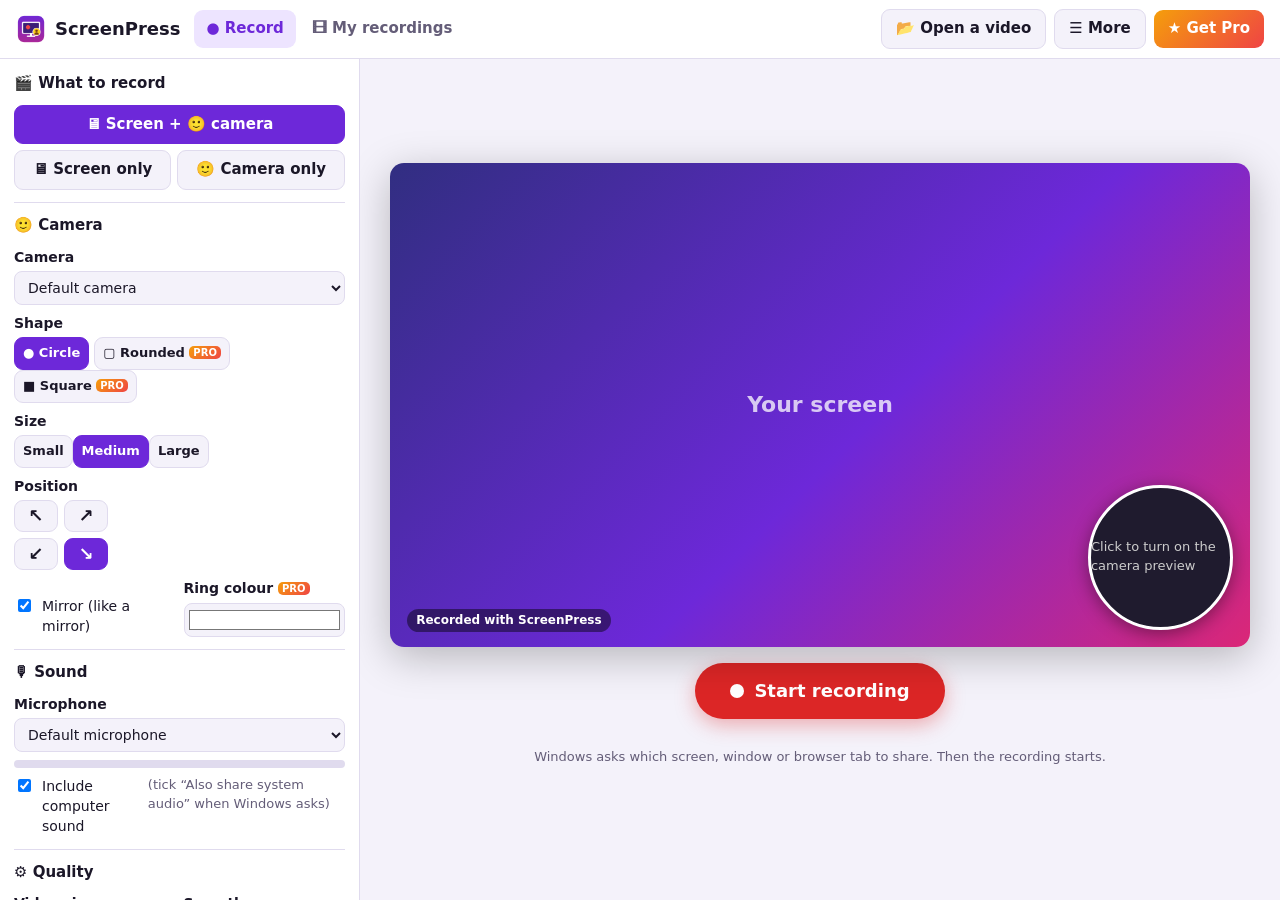
<file: index.html>
<!doctype html>
<html lang="en">
<head>
  <meta charset="utf-8">
  <meta name="viewport" content="width=device-width, initial-scale=1">
  <title>ScreenPress – Screen Recorder with Webcam</title>
  <meta name="description" content="Record your screen with your webcam in a bubble, your microphone and computer sound. Trim, cut and save MP4 or WebM videos. Works offline, no account, no subscription.">
  <meta name="theme-color" content="#6d28d9">
  <link rel="manifest" href="manifest.json">
  <link rel="icon" href="icon-192.png">
  <link rel="stylesheet" href="style.css">
</head>
<body>
  <header class="topbar">
    <div class="brand"><img src="icon-192.png" alt="" width="30" height="30"><span>ScreenPress</span></div>
    <nav class="tabs" role="tablist">
      <button id="tabRec" class="tab on" role="tab">● Record</button>
      <button id="tabLib" class="tab" role="tab">🎞 My recordings <span id="libCount" class="badge"></span></button>
      <button id="tabEdit" class="tab" role="tab" hidden>✂ Edit</button>
      <button id="tabNotes" class="tab" role="tab" hidden>📝 Meeting notes</button>
    </nav>
    <span class="spacer"></span>
    <div class="top-btns">
      <button id="importBtn" class="tb" title="Open a video file to trim and cut">📂 Open a video</button>
      <button id="moreBtn" class="tb">☰ More</button>
      <button id="proBtn" class="pro-btn">★ Get Pro</button>
    </div>
    <div id="menu" class="menu" hidden>
      <a href="help.html" target="_blank" rel="noopener">❓ How to use ScreenPress</a>
      <a href="mailto:thequan03072002@gmail.com?subject=ScreenPress%20feedback">✉ Feedback &amp; support</a>
      <hr>
      <a href="https://apps.microsoft.com/detail/9P8M0CKNNJPM" target="_blank" rel="noopener">More apps: CaptionPress – automatic subtitles for your videos</a>
      <a href="https://apps.microsoft.com/detail/9NDCRGD5QFJ4" target="_blank" rel="noopener">More apps: RecipePress family cookbook maker</a>
    </div>
    <input id="importIn" type="file" accept="video/*,.webm,.mp4,.mov,.mkv" hidden>
  </header>

  <main id="viewRec" class="layout">
    <aside class="left">
      <section class="tool">
        <h2>🎬 What to record</h2>
        <div class="seg" id="modeSeg">
          <button data-mode="both" class="on">🖥 Screen + 🙂 camera</button>
          <button data-mode="screen">🖥 Screen only</button>
          <button data-mode="cam">🙂 Camera only</button>
        </div>
      </section>
      <section class="tool" id="camTool">
        <h2>🙂 Camera</h2>
        <label class="field">Camera<select id="camSel"><option value="">Default camera</option></select></label>
        <div class="field" id="shapeField">Shape<div class="seg small-seg" id="shapeSeg">
          <button data-shape="circle" class="on">● Circle</button>
          <button data-shape="rounded">▢ Rounded <span class="pro-tag">PRO</span></button>
          <button data-shape="square">■ Square <span class="pro-tag">PRO</span></button>
        </div></div>
        <div class="field" id="sizeField">Size<div class="seg small-seg" id="sizeSeg">
          <button data-size="s">Small</button><button data-size="m" class="on">Medium</button><button data-size="l">Large</button>
        </div></div>
        <div class="field" id="cornerField">Position<div class="corners" id="cornerPick">
          <button data-c="tl" title="Top left">↖</button><button data-c="tr" title="Top right">↗</button>
          <button data-c="bl" title="Bottom left">↙</button><button data-c="br" class="on" title="Bottom right">↘</button>
        </div></div>
        <div class="two">
          <label class="check"><input id="mirror" type="checkbox"> Mirror (like a mirror)</label>
          <label class="field" id="ringField">Ring colour <span class="pro-tag">PRO</span><input id="ring" type="color"></label>
        </div>
      </section>
      <section class="tool">
        <h2>🎙 Sound</h2>
        <label class="field">Microphone<select id="micSel"><option value="">Default microphone</option><option value="off">No microphone</option></select></label>
        <div class="meter" aria-hidden="true"><div id="micLevel"></div></div>
        <label class="check"><input id="sysAudio" type="checkbox"> Include computer sound <span class="muted">(tick “Also share system audio” when Windows asks)</span></label>
      </section>
      <section class="tool">
        <h2>⚙ Quality</h2>
        <div class="two">
          <label class="field">Video size<select id="resSel">
            <option value="720">HD 720p</option>
            <option value="1080">Full HD 1080p ★</option>
            <option value="1440">2K 1440p ★</option>
            <option value="2160">4K 2160p ★</option>
          </select></label>
          <label class="field">Smoothness<select id="fpsSel"><option value="30">30 frames/s</option><option value="60">60 frames/s ★</option></select></label>
        </div>
        <label class="field">Video file<select id="fmtSel"><option value="webm">WebM (plays in Edge, Chrome, YouTube)</option><option value="mp4">MP4 (plays everywhere) ★</option></select></label>
        <label class="check"><input id="countdown" type="checkbox"> Count down 3‑2‑1 before recording</label>
        <label class="check"><input id="cursor" type="checkbox"> Show the mouse pointer</label>
        <p class="hint pro-only">★ = Pro. Free recordings: up to 5 minutes, HD 720p, WebM, with a small “ScreenPress” mark.</p>
      </section>
      <p class="promise">🔒 Recordings stay on this PC – nothing is uploaded.<br>💳 Pay once for Pro – no subscription.</p>
      <p class="fb-note">💬 Something not working the way you want? Tell me – <a href="mailto:thequan03072002@gmail.com?subject=ScreenPress%20feedback">thequan03072002@gmail.com</a>. I read every message and improve the app.</p>
    </aside>

    <section class="stage">
      <div id="setupBox" class="setup">
        <div class="mock" id="mock">
          <div class="mock-screen" id="mockScreen"><span>Your screen</span></div>
          <div class="mock-cam" id="mockCam"><video id="camPrev" muted playsinline autoplay></video><span id="camHint">Camera preview</span></div>
          <div class="mock-wm pro-only">Recorded with ScreenPress</div>
        </div>
        <button id="recBtn" class="rec-btn"><span class="dot"></span> Start recording</button>
        <p class="muted center" id="recHint">Windows asks which screen, window or browser tab to share. Then the recording starts.</p>
        <p id="setHint" class="hint warn center"></p>
      </div>
      <div id="liveBox" class="live" hidden>
        <video id="livePrev" muted playsinline autoplay></video>
        <div class="live-bar">
          <span class="rec-ind"><span class="dot"></span><span id="liveTime">0:00</span></span>
          <span id="liveLimit" class="muted"></span>
          <span class="spacer"></span>
          <button id="pauseBtn" class="tb">⏸ Pause</button>
          <button id="muteBtn" class="tb">🎙 Mic on</button>
          <span class="corners mini" id="liveCorners"><button data-c="tl">↖</button><button data-c="tr">↗</button><button data-c="bl">↙</button><button data-c="br">↘</button></span>
          <button id="camToggle" class="tb">🙂 Hide camera</button>
          <button id="popBtn" class="tb" title="Small floating window with the controls, on top of other windows">⧉ Pop out controls</button>
          <button id="stopBtn" class="stop-btn">■ Stop</button>
        </div>
        <p class="muted center">Tip: switch to the window you want to show – ScreenPress keeps recording in the background. Stop with ■ Stop here or “Stop sharing” in the bar Windows shows.</p>
      </div>
      <div id="countBox" class="count" hidden><span id="countNum">3</span></div>
    </section>
  </main>

  <main id="viewLib" class="lib" hidden>
    <div class="lib-head"><h2>My recordings</h2><span id="storeLine" class="muted"></span></div>
    <div id="libList" class="lib-list"></div>
    <p id="libEmpty" class="muted center" hidden>No recordings yet. Click <b>● Record</b> to make your first one.</p>
  </main>

  <main id="viewEdit" class="edit" hidden>
    <div class="ed-main">
      <div class="ed-player"><video id="edVideo" playsinline></video><div id="edTitlePrev" class="title-prev" hidden></div></div>
      <div class="ed-ctrl">
        <button id="edPlay" class="tb">▶ Play</button>
        <span id="edTime" class="mono">0:00 / 0:00</span>
        <span class="spacer"></span>
        <span id="edKept" class="muted"></span>
      </div>
      <div class="timeline" id="timeline">
        <canvas id="tlCanvas"></canvas>
        <div id="tlSel" class="tl-sel" hidden></div>
        <div id="tlHead" class="tl-head"></div>
      </div>
      <p class="hint">Drag on the timeline to select a part. <b>Remove selection</b> cuts it out. Selecting the beginning or end trims it.</p>
      <div class="ed-tools">
        <button id="trimStart" class="tb" title="Remove everything before the playhead">⇤ Trim start here</button>
        <button id="trimEnd" class="tb" title="Remove everything after the playhead">Trim end here ⇥</button>
        <button id="cutSel" class="tb" disabled>✂ Remove selection</button>
        <button id="undoCut" class="tb" disabled>↶ Undo</button>
        <button id="resetCuts" class="ghost small">Keep everything</button>
      </div>
    </div>
    <aside class="ed-side">
      <section class="tool">
        <h2>Name</h2>
        <input id="edName" type="text" maxlength="120">
      </section>
      <section class="tool">
        <h2>🪧 Title at the start <span class="pro-tag">PRO</span></h2>
        <label class="check"><input id="tcOn" type="checkbox"> Show a title for 3 seconds</label>
        <input id="tcTitle" type="text" maxlength="80" placeholder="How to make a budget in Excel">
        <input id="tcSub" type="text" maxlength="120" placeholder="Small second line (optional)">
        <div class="two"><label class="field">Background<input id="tcBg" type="color"></label><label class="field">Text<input id="tcInk" type="color"></label></div>
      </section>
      <section class="tool">
        <h2>📝 Meeting notes</h2>
        <p class="hint">Write down what was said, who said it, and save Word minutes.</p>
        <button id="edNotes" class="tb">📝 Meeting notes…</button>
      </section>
      <section class="tool">
        <h2>💾 Save the video</h2>
        <label class="field">File type<select id="exFmt"><option value="webm">WebM</option><option value="mp4">MP4 ★</option></select></label>
        <button id="exportBtn" class="primary">💾 Save video…</button>
        <p class="hint" id="exHint"></p>
        <div id="exProg" class="prog" hidden><div id="exBar"></div></div>
        <p id="exLine" class="muted"></p>
        <button id="exCancel" class="ghost small" hidden>Cancel</button>
      </section>
    </aside>
  </main>


  <main id="viewNotes" class="layout notes" hidden>
    <aside class="left">
      <section class="tool">
        <h2>📝 Meeting notes</h2>
        <div id="ntName" class="nt-name"></div>
        <label class="field">Spoken language<select id="ntLang"></select></label>
        <label class="field">Quality<select id="ntModel"></select></label>
        <p id="ntHint" class="hint"></p>
        <button id="ntGo" class="primary">✍ Write down what was said</button>
        <div id="ntProg" class="prog" hidden><div id="ntBar"></div></div>
        <p id="ntLine" class="muted"></p>
        <button id="ntCancel" class="ghost small" hidden>■ Stop</button>
      </section>
      <section class="tool" id="ntSpkBox" hidden>
        <h2>👥 Who is speaking <span class="pro-tag">PRO</span></h2>
        <label class="field">How many people talk<select id="ntK"><option value="0">Find out automatically</option><option>2</option><option>3</option><option>4</option><option>5</option><option>6</option><option>7</option><option>8</option><option>9</option><option>10</option></select></label>
        <button id="ntSpk" class="tb">👥 Find who is speaking</button>
        <div id="ntPeople" class="nt-people"></div>
        <button id="ntRemember" class="ghost small" hidden title="Remember the named voices so they are recognised next time">🧠 Remember voices</button>
        <p id="ntBank" class="hint"></p>
      </section>
      <section class="tool" id="ntSaveBox" hidden>
        <h2>💾 Save the notes</h2>
        <button id="ntDocx" class="primary">📄 Meeting minutes – Word (.docx) <span class="pro-tag">PRO</span></button>
        <button id="ntTxt" class="tb">📝 Transcript (.txt)</button>
      </section>
      <p class="promise">🔒 The AI runs on this PC – the meeting is never uploaded.</p>
    </aside>
    <section class="stage nt-stage">
      <div class="nt-head"><audio id="ntAudio" controls preload="metadata"></audio><span id="ntCountLine" class="muted"></span></div>
      <div id="ntList" class="nt-list"></div>
    </section>
  </main>

  <dialog id="proDialog" class="dlg">
    <h2>ScreenPress Pro</h2>
    <p class="muted">One-time purchase. Yours forever on this Microsoft account. No subscription, ever.</p>
    <ul class="pro-list">
      <li><strong>Record as long as you like</strong> – free recordings stop at 5 minutes</li>
      <li><strong>No “ScreenPress” mark</strong> on your videos</li>
      <li><strong>Full HD, 2K and 4K</strong> and smooth 60 frames per second</li>
      <li><strong>MP4 videos</strong> that play everywhere – phones, PowerPoint, WhatsApp, every website</li>
      <li><strong>Cut out mistakes</strong> in the middle and add a title at the start</li>
      <li><strong>Rounded and square camera</strong> with a coloured ring</li>
      <li><strong>Meeting notes</strong> – the whole meeting written down in every quality, who said what, remembered voices and Word minutes</li>
    </ul>
    <p class="fb-note">💬 Something not working the way you want? Tell me – <a href="mailto:thequan03072002@gmail.com?subject=ScreenPress%20feedback">thequan03072002@gmail.com</a>. I read every message and improve the app.</p>
    <p id="proMsg" class="pro-msg" hidden></p>
    <div class="row-btns">
      <button id="buyBtn" class="primary" autofocus>Unlock Pro</button>
      <button id="restoreBtn" class="ghost">Restore purchase</button>
      <button id="closePro" class="ghost">Not now</button>
    </div>
  </dialog>
  <div id="toast" class="toast" hidden></div>
  <div id="restartBar" class="restart" hidden>A new version of ScreenPress is ready. <button id="restartBtn" class="primary">Restart now</button></div>
  <script src="draw.js"></script>
  <script src="notes-core.js"></script>
  <script src="app.js"></script>
  <script src="rate.js" data-id="9PDJ7G2HRVTG" data-app="ScreenPress"></script>
</body>
</html>
</file>
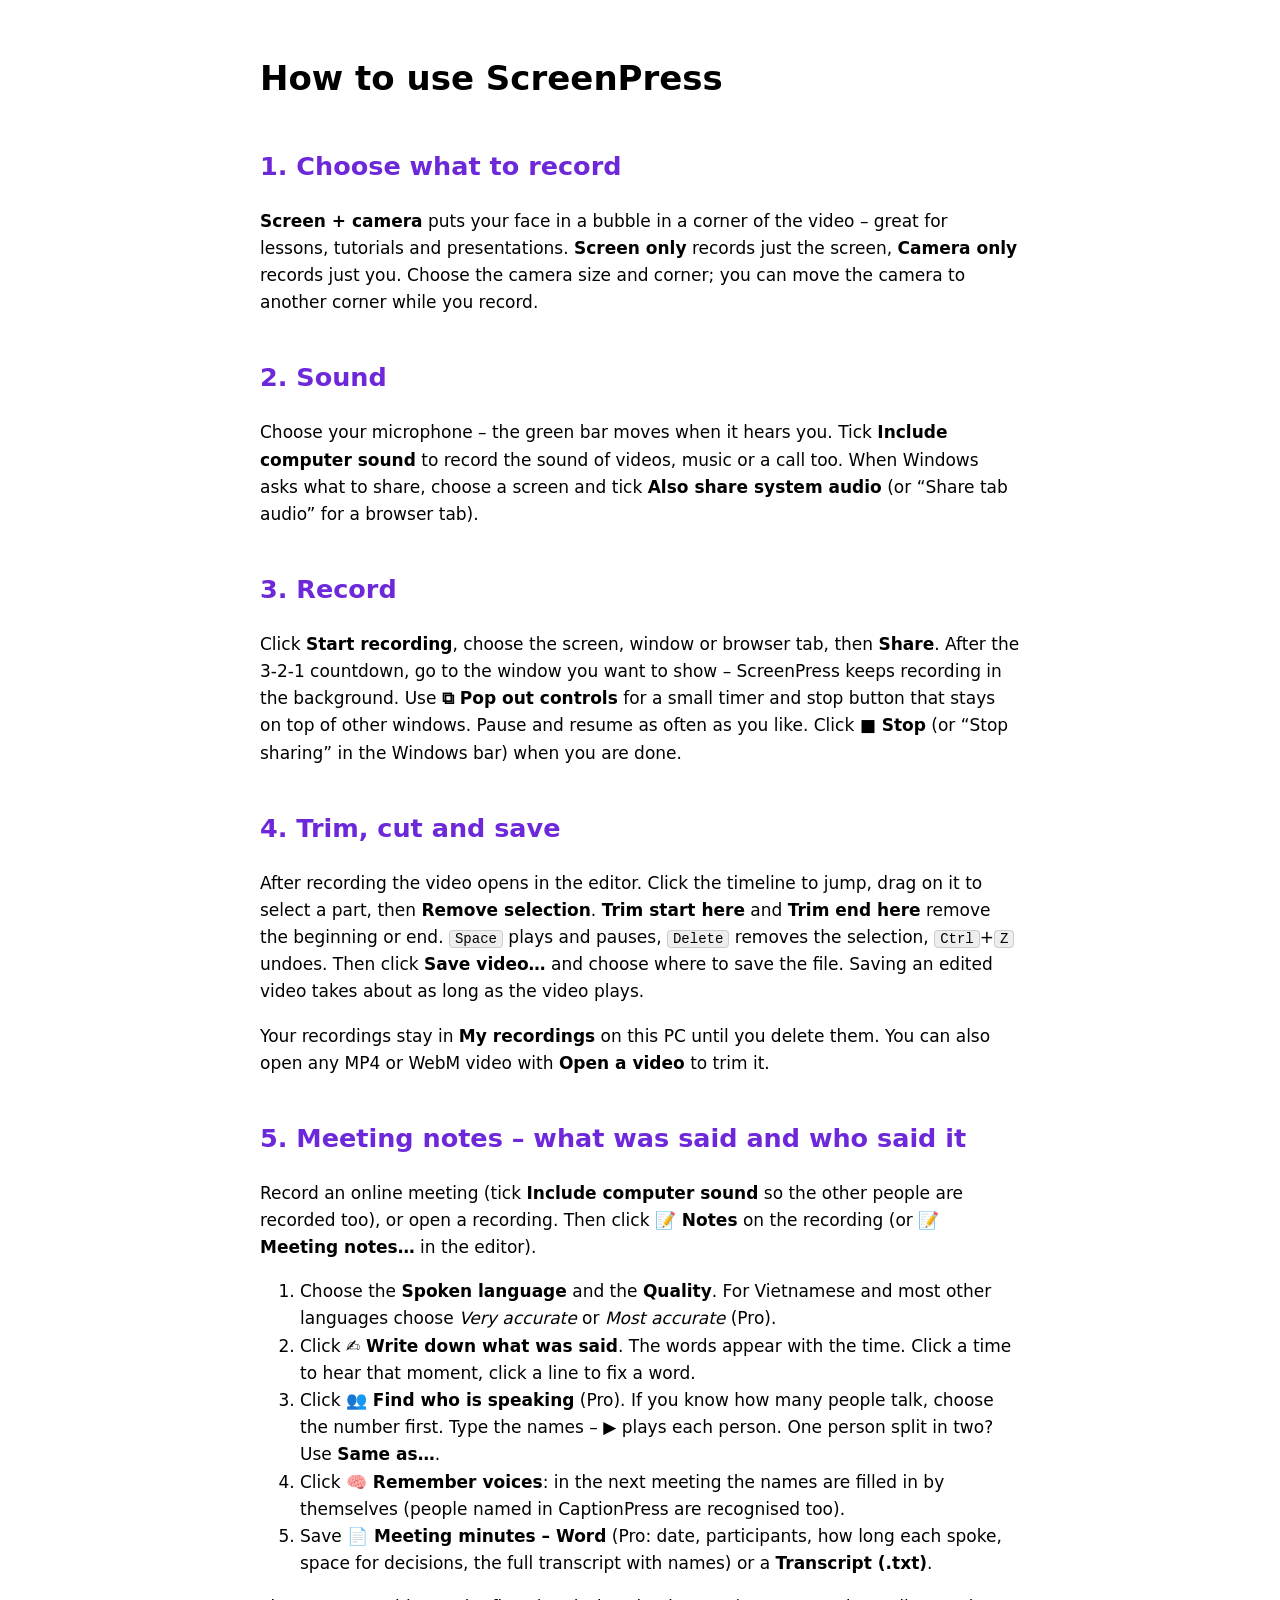
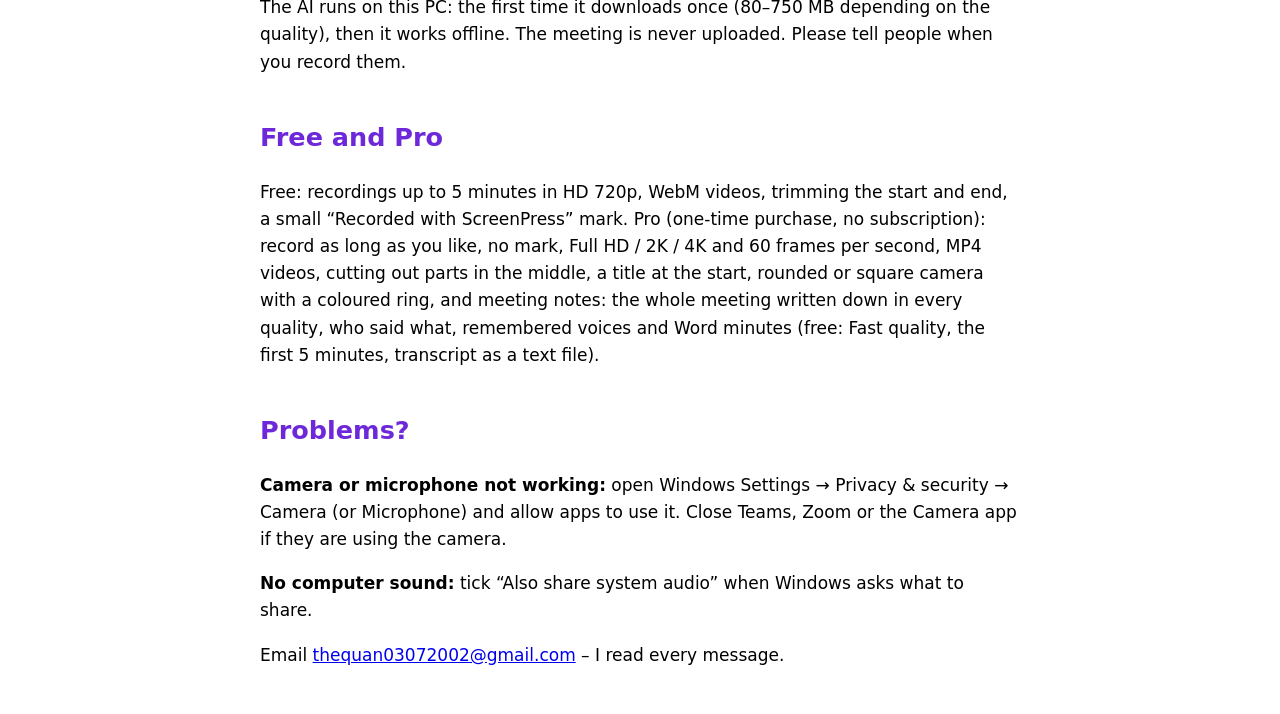
<file: help.html>
<!doctype html><html lang="en"><head><meta charset="utf-8"><meta name="viewport" content="width=device-width, initial-scale=1"><title>ScreenPress – Help</title><style>body{font:17px/1.6 "Segoe UI",system-ui,sans-serif;max-width:760px;margin:0 auto;padding:28px 20px}h2{margin-top:1.6em;color:#6d28d9}kbd{background:#eee;border:1px solid #ccc;border-radius:4px;padding:0 5px;font:14px monospace}</style></head><body>
<h1>How to use ScreenPress</h1>
<h2>1. Choose what to record</h2>
<p><b>Screen + camera</b> puts your face in a bubble in a corner of the video – great for lessons, tutorials and presentations. <b>Screen only</b> records just the screen, <b>Camera only</b> records just you. Choose the camera size and corner; you can move the camera to another corner while you record.</p>
<h2>2. Sound</h2>
<p>Choose your microphone – the green bar moves when it hears you. Tick <b>Include computer sound</b> to record the sound of videos, music or a call too. When Windows asks what to share, choose a screen and tick <b>Also share system audio</b> (or “Share tab audio” for a browser tab).</p>
<h2>3. Record</h2>
<p>Click <b>Start recording</b>, choose the screen, window or browser tab, then <b>Share</b>. After the 3‑2‑1 countdown, go to the window you want to show – ScreenPress keeps recording in the background. Use <b>⧉ Pop out controls</b> for a small timer and stop button that stays on top of other windows. Pause and resume as often as you like. Click <b>■ Stop</b> (or “Stop sharing” in the Windows bar) when you are done.</p>
<h2>4. Trim, cut and save</h2>
<p>After recording the video opens in the editor. Click the timeline to jump, drag on it to select a part, then <b>Remove selection</b>. <b>Trim start here</b> and <b>Trim end here</b> remove the beginning or end. <kbd>Space</kbd> plays and pauses, <kbd>Delete</kbd> removes the selection, <kbd>Ctrl</kbd>+<kbd>Z</kbd> undoes. Then click <b>Save video…</b> and choose where to save the file. Saving an edited video takes about as long as the video plays.</p>
<p>Your recordings stay in <b>My recordings</b> on this PC until you delete them. You can also open any MP4 or WebM video with <b>Open a video</b> to trim it.</p>
<h2>5. Meeting notes – what was said and who said it</h2>
<p>Record an online meeting (tick <b>Include computer sound</b> so the other people are recorded too), or open a recording. Then click <b>📝 Notes</b> on the recording (or <b>📝 Meeting notes…</b> in the editor).</p>
<ol><li>Choose the <b>Spoken language</b> and the <b>Quality</b>. For Vietnamese and most other languages choose <i>Very accurate</i> or <i>Most accurate</i> (Pro).</li>
<li>Click <b>✍ Write down what was said</b>. The words appear with the time. Click a time to hear that moment, click a line to fix a word.</li>
<li>Click <b>👥 Find who is speaking</b> (Pro). If you know how many people talk, choose the number first. Type the names – ▶ plays each person. One person split in two? Use <b>Same as…</b>.</li>
<li>Click <b>🧠 Remember voices</b>: in the next meeting the names are filled in by themselves (people named in CaptionPress are recognised too).</li>
<li>Save <b>📄 Meeting minutes – Word</b> (Pro: date, participants, how long each spoke, space for decisions, the full transcript with names) or a <b>Transcript (.txt)</b>.</li></ol>
<p>The AI runs on this PC: the first time it downloads once (80–750 MB depending on the quality), then it works offline. The meeting is never uploaded. Please tell people when you record them.</p>
<h2>Free and Pro</h2>
<p>Free: recordings up to 5 minutes in HD 720p, WebM videos, trimming the start and end, a small “Recorded with ScreenPress” mark. Pro (one-time purchase, no subscription): record as long as you like, no mark, Full HD / 2K / 4K and 60 frames per second, MP4 videos, cutting out parts in the middle, a title at the start, rounded or square camera with a coloured ring, and meeting notes: the whole meeting written down in every quality, who said what, remembered voices and Word minutes (free: Fast quality, the first 5 minutes, transcript as a text file).</p>
<h2>Problems?</h2>
<p><b>Camera or microphone not working:</b> open Windows Settings → Privacy &amp; security → Camera (or Microphone) and allow apps to use it. Close Teams, Zoom or the Camera app if they are using the camera.</p>
<p><b>No computer sound:</b> tick “Also share system audio” when Windows asks what to share.</p>
<p>Email <a href="mailto:thequan03072002@gmail.com?subject=ScreenPress">thequan03072002@gmail.com</a> – I read every message.</p>
</body></html>
</file>
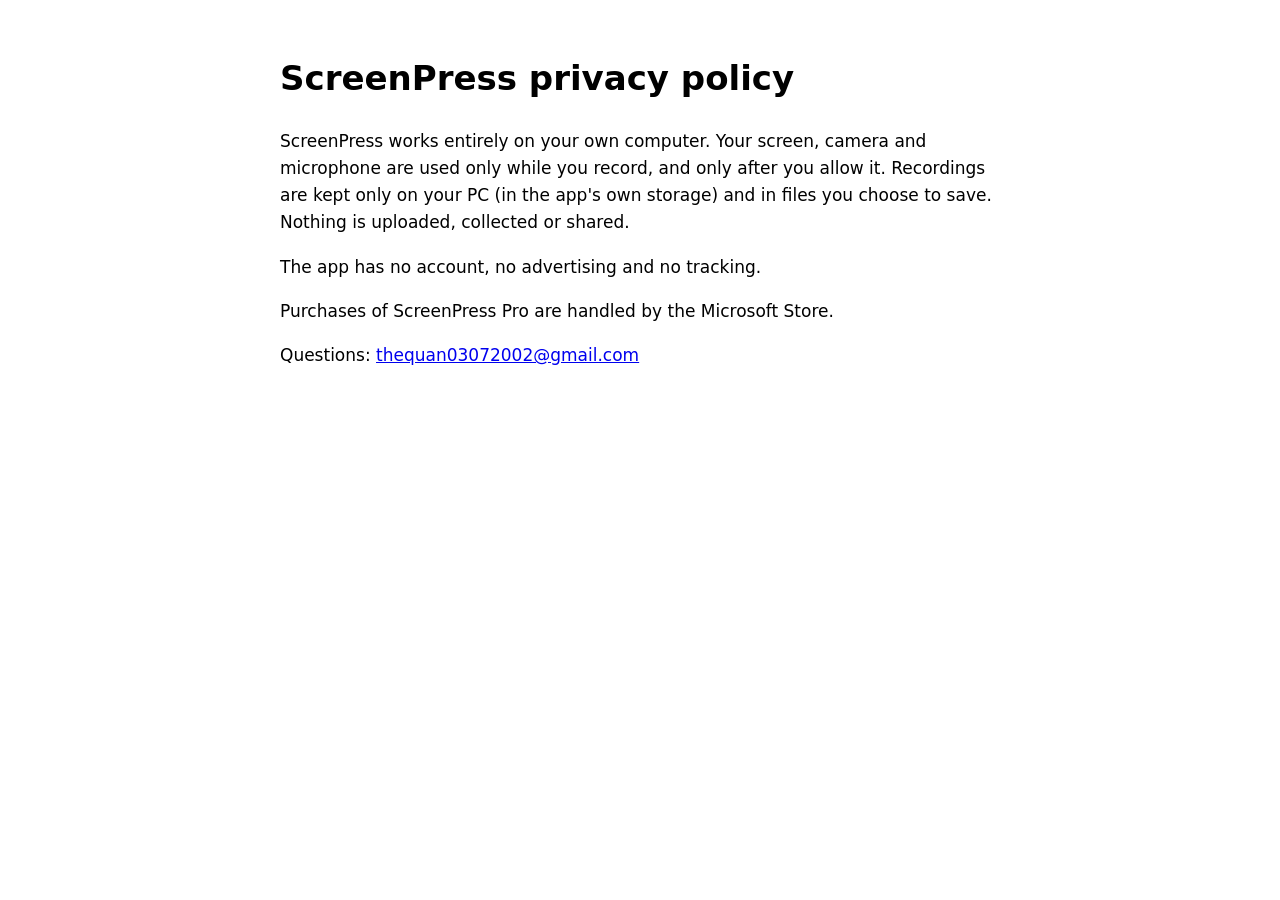
<file: privacy.html>
<!doctype html><html lang="en"><head><meta charset="utf-8"><meta name="viewport" content="width=device-width, initial-scale=1"><title>ScreenPress – Privacy</title><style>body{font:17px/1.6 "Segoe UI",system-ui,sans-serif;max-width:720px;margin:0 auto;padding:28px 20px}</style></head><body><h1>ScreenPress privacy policy</h1><p>ScreenPress works entirely on your own computer. Your screen, camera and microphone are used only while you record, and only after you allow it. Recordings are kept only on your PC (in the app's own storage) and in files you choose to save. Nothing is uploaded, collected or shared.</p><p>The app has no account, no advertising and no tracking.</p><p>Purchases of ScreenPress Pro are handled by the Microsoft Store.</p><p>Questions: <a href="mailto:thequan03072002@gmail.com">thequan03072002@gmail.com</a></p></body></html>
</file>
<file: style.css>
:root { --bg: #f4f2fa; --card: #ffffff; --text: #1b1728; --muted: #645d78; --line: #e0dbee; --acc: #6d28d9; --acc-2: #ede4ff; --on-acc: #ffffff; --rec: #dc2626; --danger: #b42318; color-scheme: light dark; }
@media (prefers-color-scheme: dark) { :root { --bg: #110e19; --card: #1b1726; --text: #ece8f6; --muted: #a39cb8; --line: #2f2940; --acc: #a78bfa; --acc-2: #2e2350; --on-acc: #1a1030; --rec: #f87171; --danger: #f97066; } }
* { box-sizing: border-box; }
html, body { height: 100%; }
body { margin: 0; font: 15px/1.45 "Segoe UI", system-ui, sans-serif; background: var(--bg); color: var(--text); display: flex; flex-direction: column; }
[hidden] { display: none !important; }
h2 { font-size: 15px; margin: 0 0 2px; }
.topbar { position: relative; display: flex; align-items: center; gap: 14px; padding: 9px 16px; border-bottom: 1px solid var(--line); background: var(--card); flex-wrap: wrap; }
.brand { display: flex; align-items: center; gap: 9px; font-weight: 700; font-size: 18px; }
.brand img { border-radius: 7px; }
.spacer { flex: 1; }
.tabs { display: flex; gap: 4px; }
.tab { background: transparent; color: var(--muted); font-weight: 600; border: 0; padding: 8px 12px; border-radius: 9px; }
.tab.on { background: var(--acc-2); color: var(--acc); }
.badge { font-size: 12px; background: var(--line); color: var(--text); border-radius: 9px; padding: 0 6px; margin-left: 2px; }
.badge:empty { display: none; }
.top-btns { display: flex; gap: 8px; align-items: center; flex-wrap: wrap; justify-content: flex-end; }
button { font: inherit; border-radius: 9px; padding: 8px 14px; cursor: pointer; border: 1px solid transparent; }
button:disabled { opacity: .45; cursor: not-allowed; }
.tb { background: var(--bg); color: var(--text); border-color: var(--line); font-weight: 600; }
.tb:hover:not(:disabled), .ghost:hover:not(:disabled) { border-color: var(--acc); }
.primary { background: var(--acc); color: var(--on-acc); font-weight: 700; border-color: var(--acc); }
.ghost { background: transparent; color: var(--text); border-color: var(--line); }
.small { padding: 5px 10px; font-size: 13px; }
.pro-btn { background: linear-gradient(135deg, #f59e0b, #ef4444); color: #fff; font-weight: 700; border: 0; }
.pro-btn.is-pro { background: var(--acc-2); color: var(--acc); cursor: default; }
body.unlocked .pro-only, body.unlocked .pro-tag { display: none; }
.pro-tag { font-size: 10px; font-weight: 800; color: #fff; background: linear-gradient(135deg, #f59e0b, #ef4444); border-radius: 5px; padding: 1px 4px; vertical-align: 1px; }
.menu { position: absolute; right: 16px; top: 54px; z-index: 20; background: var(--card); border: 1px solid var(--line); border-radius: 12px; padding: 6px; display: flex; flex-direction: column; min-width: 320px; box-shadow: 0 10px 30px rgba(0,0,0,.25); }
.menu button, .menu a { text-align: left; background: transparent; color: var(--text); padding: 9px 12px; border-radius: 8px; text-decoration: none; border: 0; }
.menu button:hover, .menu a:hover { background: var(--acc-2); }
.menu hr { border: 0; border-top: 1px solid var(--line); margin: 4px 6px; }
.layout { flex: 1; min-height: 0; display: grid; grid-template-columns: 360px minmax(0, 1fr); }
.left { background: var(--card); border-right: 1px solid var(--line); padding: 14px; overflow: auto; display: flex; flex-direction: column; gap: 12px; }
.left > * { flex-shrink: 0; }
.tool { display: flex; flex-direction: column; gap: 8px; padding-bottom: 12px; border-bottom: 1px solid var(--line); }
.field { display: block; font-size: 14px; font-weight: 600; }
.field > input, .field > select, .field > div { display: block; margin-top: 4px; }
.two { display: grid; grid-template-columns: 1fr 1fr; gap: 8px; align-items: end; }
input[type=text], input[type=number], select { font: inherit; padding: 7px 9px; border-radius: 8px; border: 1px solid var(--line); background: var(--bg); color: var(--text); width: 100%; font-weight: 400; }
input[type=color] { width: 100%; height: 34px; border: 1px solid var(--line); border-radius: 8px; background: var(--bg); padding: 2px; }
.check { display: flex; align-items: flex-start; gap: 8px; font-size: 14px; cursor: pointer; }
.check input { margin-top: 3px; }
.hint { font-size: 13px; color: var(--muted); margin: 0; }
.warn { color: var(--danger); }
.muted { color: var(--muted); font-size: 13px; }
.center { text-align: center; }
.mono { font-variant-numeric: tabular-nums; }
.promise { font-size: 13px; color: var(--muted); margin: 0; }
.fb-note { font-size: 13px; background: var(--acc-2); border-radius: 9px; padding: 8px 10px; margin: 0; }
.fb-note a { color: var(--acc); font-weight: 600; }
.seg { display: flex; flex-wrap: wrap; gap: 6px; }
.seg button { flex: 1 1 auto; background: var(--bg); color: var(--text); border-color: var(--line); font-weight: 600; padding: 8px 10px; }
.seg button.on { background: var(--acc); color: var(--on-acc); border-color: var(--acc); }
.small-seg button { padding: 6px 8px; font-size: 13px; }
.corners { display: grid !important; grid-template-columns: 44px 44px; gap: 6px; }
.corners button { background: var(--bg); color: var(--text); border-color: var(--line); padding: 6px 0; font-size: 18px; line-height: 1; }
.corners button.on { background: var(--acc); color: var(--on-acc); border-color: var(--acc); }
.corners.mini { display: inline-grid !important; grid-template-columns: repeat(4, 34px); gap: 3px; }
.corners.mini button { font-size: 15px; padding: 5px 0; }
.meter { height: 8px; border-radius: 4px; background: var(--line); overflow: hidden; }
.meter div { height: 100%; width: 0; background: linear-gradient(90deg, #22c55e, #eab308 70%, #ef4444); transition: width .08s; }
.stage { position: relative; overflow: auto; padding: 24px; display: flex; flex-direction: column; align-items: center; justify-content: center; }
.setup { width: min(860px, 100%); display: flex; flex-direction: column; align-items: center; gap: 16px; }
.mock { position: relative; width: 100%; aspect-ratio: 16 / 9; border-radius: 14px; overflow: hidden; background: linear-gradient(135deg, #312e81, #6d28d9 55%, #db2777); box-shadow: 0 10px 40px rgba(0,0,0,.25); }
.mock-screen { position: absolute; inset: 0; display: flex; align-items: center; justify-content: center; color: rgba(255,255,255,.75); font-size: 22px; font-weight: 600; }
.mock.cam-only .mock-screen { display: none; }
.mock-cam { position: absolute; overflow: hidden; background: #1f1b2e; display: flex; align-items: center; justify-content: center; color: #ccc; font-size: 13px; box-shadow: 0 4px 18px rgba(0,0,0,.4); }
.mock-cam video { position: absolute; inset: 0; width: 100%; height: 100%; object-fit: cover; }
.mock-cam video.mirror { transform: scaleX(-1); }
.mock-cam span { position: relative; }
.mock-wm { position: absolute; left: 2%; bottom: 3%; background: rgba(0,0,0,.45); color: #fff; font-size: 12px; font-weight: 600; padding: 3px 9px; border-radius: 20px; }
.rec-btn { background: var(--rec); color: #fff; font-size: 18px; font-weight: 700; padding: 14px 34px; border-radius: 40px; display: flex; align-items: center; gap: 10px; box-shadow: 0 6px 20px rgba(220,38,38,.35); }
.rec-btn .dot, .rec-ind .dot { width: 14px; height: 14px; border-radius: 50%; background: #fff; display: inline-block; }
.rec-ind .dot { background: var(--rec); animation: blink 1s infinite; }
.rec-ind.paused .dot { animation: none; opacity: .4; }
@keyframes blink { 50% { opacity: .25; } }
.live { width: min(960px, 100%); display: flex; flex-direction: column; gap: 10px; }
.live video { width: 100%; max-height: 62vh; background: #000; border-radius: 12px; }
.live-bar { display: flex; align-items: center; gap: 8px; flex-wrap: wrap; background: var(--card); border: 1px solid var(--line); border-radius: 12px; padding: 8px 10px; }
.rec-ind { display: flex; align-items: center; gap: 8px; font-weight: 700; font-size: 18px; font-variant-numeric: tabular-nums; }
.stop-btn { background: var(--rec); color: #fff; font-weight: 700; }
.count { position: fixed; inset: 0; background: rgba(10, 6, 20, .55); display: flex; align-items: center; justify-content: center; z-index: 40; }
.count span { font-size: 160px; font-weight: 800; color: #fff; text-shadow: 0 6px 30px rgba(0,0,0,.5); }
.lib { flex: 1; overflow: auto; padding: 20px; }
.lib-head { display: flex; align-items: baseline; gap: 14px; margin-bottom: 14px; }
.lib-head h2 { font-size: 20px; }
.lib-list { display: grid; grid-template-columns: repeat(auto-fill, minmax(260px, 1fr)); gap: 14px; }
.card { background: var(--card); border: 1px solid var(--line); border-radius: 12px; overflow: hidden; display: flex; flex-direction: column; }
.card .thumb { aspect-ratio: 16 / 9; background: #000 center / contain no-repeat; position: relative; cursor: pointer; }
.card .dur { position: absolute; right: 6px; bottom: 6px; background: rgba(0,0,0,.7); color: #fff; font-size: 12px; padding: 1px 6px; border-radius: 5px; }
.card .body { padding: 10px; display: flex; flex-direction: column; gap: 6px; }
.card .name { font-weight: 600; word-break: break-word; }
.card .btns { display: flex; gap: 6px; flex-wrap: wrap; }
.card .btns button { padding: 5px 10px; font-size: 13px; }
.edit { flex: 1; min-height: 0; display: grid; grid-template-columns: minmax(0, 1fr) 320px; }
.ed-main { padding: 16px; overflow: auto; display: flex; flex-direction: column; gap: 10px; }
.ed-player { position: relative; background: #000; border-radius: 12px; overflow: hidden; display: flex; justify-content: center; }
.ed-player video { width: 100%; max-height: 56vh; display: block; }
.title-prev { position: absolute; inset: 0; display: flex; flex-direction: column; align-items: center; justify-content: center; text-align: center; padding: 6%; }
.title-prev b { font-size: clamp(18px, 4vw, 44px); }
.title-prev span { font-size: clamp(12px, 2vw, 22px); opacity: .85; margin-top: 8px; }
.ed-ctrl { display: flex; align-items: center; gap: 10px; }
.timeline { position: relative; height: 74px; border-radius: 10px; overflow: hidden; background: #000; cursor: crosshair; user-select: none; touch-action: none; }
.timeline canvas { width: 100%; height: 100%; display: block; }
.tl-sel { position: absolute; top: 0; bottom: 0; background: rgba(250, 204, 21, .3); border: 2px solid #facc15; pointer-events: none; }
.tl-head { position: absolute; top: 0; bottom: 0; width: 2px; background: #fff; box-shadow: 0 0 4px #000; pointer-events: none; }
.ed-tools { display: flex; gap: 8px; flex-wrap: wrap; }
.ed-side { background: var(--card); border-left: 1px solid var(--line); padding: 14px; overflow: auto; display: flex; flex-direction: column; gap: 12px; }
.prog { height: 10px; border-radius: 5px; background: var(--line); overflow: hidden; }
.prog div { height: 100%; width: 0; background: var(--acc); }
.dlg { border: 0; border-radius: 16px; padding: 22px 24px; max-width: 520px; background: var(--card); color: var(--text); box-shadow: 0 20px 60px rgba(0,0,0,.35); }
.dlg::backdrop { background: rgba(10, 6, 20, .5); }
.pro-list { padding-left: 20px; display: flex; flex-direction: column; gap: 6px; }
.pro-msg { background: var(--acc-2); border-radius: 9px; padding: 8px 10px; font-size: 14px; }
.row-btns { display: flex; gap: 8px; flex-wrap: wrap; margin-top: 12px; }
.toast { position: fixed; left: 50%; bottom: 24px; transform: translateX(-50%); background: #1b1728; color: #fff; padding: 10px 16px; border-radius: 10px; z-index: 50; max-width: 90vw; box-shadow: 0 8px 24px rgba(0,0,0,.3); }
.restart { position: fixed; left: 50%; top: 12px; transform: translateX(-50%); background: var(--card); border: 1px solid var(--line); padding: 8px 12px; border-radius: 12px; z-index: 60; display: flex; gap: 10px; align-items: center; box-shadow: 0 8px 24px rgba(0,0,0,.2); }
@media (max-width: 900px) { .layout, .edit { grid-template-columns: 1fr; } .left, .ed-side { border: 0; } }
.dlg h2 { font-size: 21px; margin-bottom: 4px; }
.notes .left { gap: 10px; }
.nt-name { font-weight: 700; font-size: 16px; overflow-wrap: anywhere; }
.stage.nt-stage { overflow: auto; padding: 16px; display: flex; flex-direction: column; gap: 10px; align-items: stretch; justify-content: flex-start; }
.nt-head { display: flex; align-items: center; gap: 12px; position: sticky; top: -16px; margin-top: -16px; padding: 16px 0 8px; background: var(--bg); z-index: 2; width: 100%; max-width: 1100px; }
.nt-head audio { flex: 1; max-width: 640px; }
.nt-list { display: flex; flex-direction: column; gap: 6px; width: 100%; max-width: 1100px; }
.nt-row { display: grid; grid-template-columns: 64px auto 1fr; gap: 8px; align-items: start; background: var(--card); border: 1px solid var(--line); border-radius: 10px; padding: 6px 8px; }
.nt-row:not(:has(.nt-spk)) { grid-template-columns: 64px 1fr; }
.nt-t { background: transparent; border: 0; color: var(--acc); font-variant-numeric: tabular-nums; padding: 6px 4px; font-weight: 600; }
.nt-spk { width: auto; max-width: 170px; border-left: 5px solid var(--spk); font-weight: 600; }
.nt-row textarea { font: inherit; width: 100%; border: 1px solid transparent; background: transparent; color: var(--text); resize: vertical; padding: 5px 6px; border-radius: 7px; min-height: 34px; }
.nt-row textarea:focus { border-color: var(--line); background: var(--bg); outline: none; }
.nt-empty { padding: 40px 10px; }
.nt-people { display: flex; flex-direction: column; gap: 6px; }
.nt-person { display: grid; grid-template-columns: 12px 1fr auto auto; gap: 6px; align-items: center; }
.nt-person .dot { width: 12px; height: 12px; border-radius: 50%; }
.nt-person .nt-merge { grid-column: 2 / -1; font-size: 13px; padding: 4px 6px; }
.vb-chip { display: inline-flex; align-items: center; gap: 2px; background: var(--acc-2); border-radius: 12px; padding: 1px 4px 1px 9px; margin: 2px 0; font-size: 12px; color: var(--text); }
.vb-chip button { background: transparent; border: 0; padding: 0 4px; color: var(--muted); font-size: 11px; }
</file>
